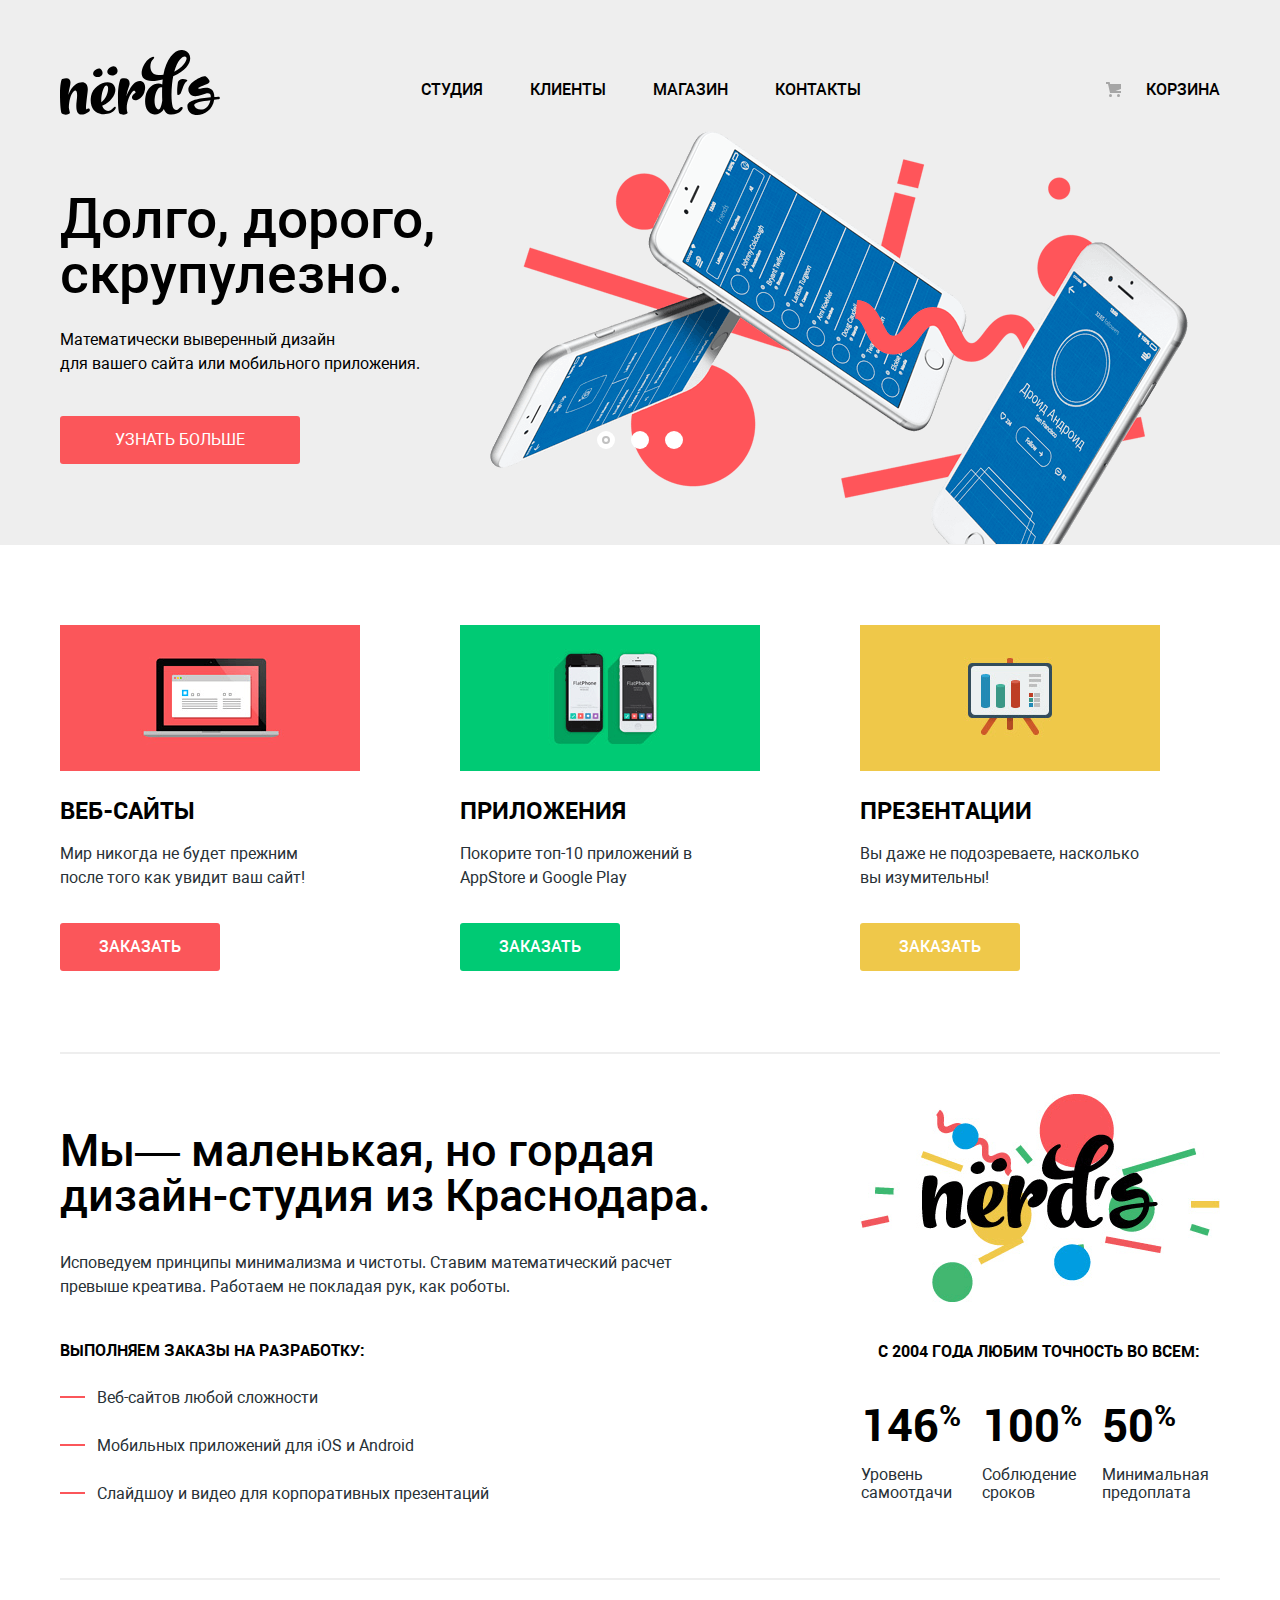
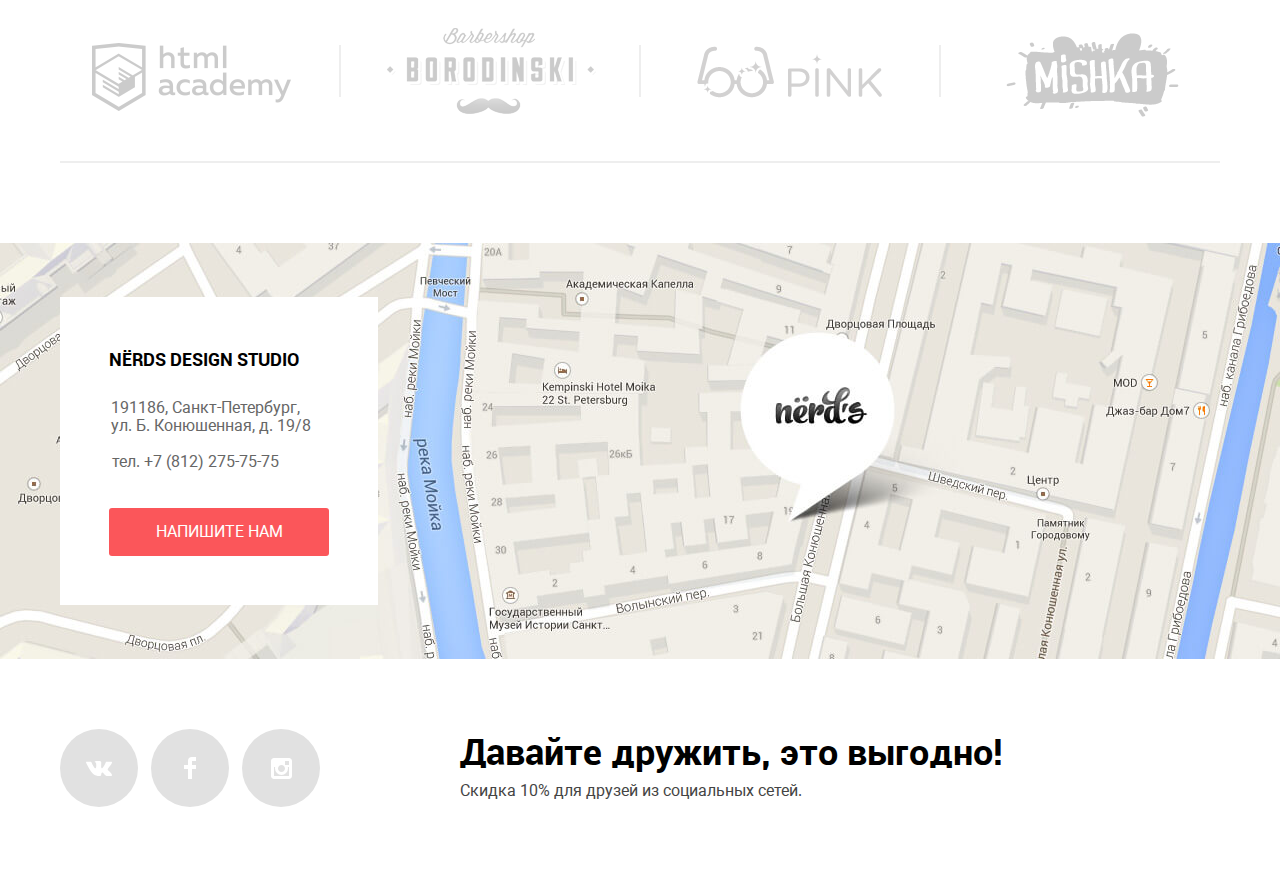
<file: index.html>
<!DOCTYPE html>
<html lang="ru">
  <head>
    <meta charset="utf-8">
    <title>Веб-студия Нёрдс</title>
    <link rel="stylesheet" href="css/normalize.css">
    <link rel="stylesheet" href="css/style.min.css">
  </head>

  <body>
    <header class="main-header">
      <div class="container">
        <nav class="main-navigation">
          <a class="main-header-logo">
            <img src="img/nerds-logo.svg" width="160" height="65" alt="Логотип веб-студии Нёрдс">    
          </a>
          <ul class="site-navigation">
            <li><a href="studio.html">Студия</a></li>
            <li><a href="customers.html">Клиенты</a></li>
            <li><a href="catalog.html">Магазин</a></li>
            <li><a href="contacts.html">Контакты</a></li>    
          </ul>
          <p class="cart">
            <a href="cart.html">Корзина</a>   
          </p>
        </nav>
      </div>
    </header>

    <main>
      <section class="slider">
        <div class="container">
          <h2 class="visually-hidden">Преимущества</h2>
          <input class="visually-hidden slider-product-1" type="radio" id="product-1" name="toggle" checked>
          <input class="visually-hidden slider-product-2" type="radio" id="product-2" name="toggle">
          <input class="visually-hidden slider-product-3" type="radio" id="product-3" name="toggle">
          <div class="slider-controls">
            <label class="slider-controls-item slider-controls-item--1" for="product-1">Первый</label>
            <label class="slider-controls-item slider-controls-item--2" for="product-2">Второй</label>
            <label class="slider-controls-item slider-controls-item--3" for="product-3">Третий</label>
          </div>
          <ul class="slider-list">
            <li class="slider-item">
              <h3>Долго, дорого,<br> скрупулезно.</h3>
              <p>Математически выверенный дизайн<br> для вашего сайта или мобильного приложения.</p>
              <a class="slider-item-button button" href="#">Узнать больше</a>
            </li>
            <li class="slider-item">
              <h3>Любим математику как никто другой</h3>
              <p>Никакого креатива, только математические формулы для расчета идеальных пропорций.</p>
              <a class="slider-item-button button" href="#">Узнать больше</a>
            </li>
            <li class="slider-item">
              <h3>Только ночь,<br> только хардкор</h3>
              <p>Работать днем, как все? Мы против этого.<br> Ближе к полуночи работа только начинается.</p>
              <a class="slider-item-button button" href="#">Узнать больше</a>
            </li>
          </ul>  
        </div>
      </section>

      <div class="container">
        <section class="service">
          <h2 class="visually-hidden">Услуги</h2>
          <ul class="service-list">
            <li class="service-item">
              <img class="service-img service-img-site" src="img/service-icon-1.png" alt="Разработка веб-сайтов студией Нёрдс" width="300" height="146">
              <h3 class="service-title">Веб-сайты</h3>            
              <p class="service-text">Мир никогда не будет прежним после того как увидит ваш сайт!</p>
              <a class="button button-site" href="#">Заказать</a>    
            </li>
            <li class="service-item">
              <img class="service-img service-img-application" src="img/service-icon-2.png" alt="Разработка веб-приложений студией Нёрдс" width="300" height="146">
              <h3 class="service-title">Приложения</h3>
              <p class="service-text">Покорите топ-10 приложений в AppStore и Google Play</p>
              <a class="button button-application" href="#">Заказать</a>    
            </li>
            <li class="service-item">
              <img class="service-img service-img-presentation" src="img/service-icon-3.png" alt="Разработка презентаций студией Нёрдс" width="300" height="146">
              <h3 class="service-title">Презентации</h3>
              <p class="service-text">Вы даже не подозреваете, насколько вы изумительны!</p>
              <a class="button button-presentation" href="#">Заказать</a> 
            </li>
          </ul>
        </section>
      </div>
      
      <div class="container">
        <section class="about">      
          <h2 class="visually-hidden">О веб-студии Нёрдс</h2>
          <div class="about-wrapper">
            <section class="about-features">
              <p class="about-features-text">Мы&#x2015; маленькая, но&nbsp;гордая дизайн-студия из&nbsp;Краснодара.</p>
              <p class="about-features-description">Исповедуем принципы минимализма и чистоты. Ставим математический расчет превыше креатива. Работаем не покладая рук, как роботы.</p>
              <h3 class="about-features-title">Выполняем заказы на&nbsp;разработку:</h3>
              <ul class="about-features-list">
                <li class="about-features-item">Веб-сайтов любой сложности</li>
                <li class="about-features-item">Мобильных приложений для iOS и Android</li>
                <li class="about-features-item">Слайдшоу и видео для корпоративных презентаций</li>
              </ul>
            </section>
            <section class="about-content">
              <h3 class="visually-hidden">О студии в цифрах</h3>
              <img class="about-content-logo" src="img/nerds-logo.png" width="360" height="208" alt="Логотип веб-студии Нёрдс">
              <p class="about-features-title">С&nbsp;2004 года любим точность во&nbsp;всем:</p>
              <table class="about-table">
                <tr class="table-row">
                  <td>146<sup>%</sup></td>
                  <td>100<sup>%</sup></td>
                  <td>50<sup>%</sup></td>
                </tr>
                <tr class="table-row">
                  <td>Уровень самоотдачи</td>
                  <td>Соблюдение сроков</td>
                  <td>Минимальная предоплата</td>
                </tr>
              </table>
            </section>
          </div>
        </section>
      </div>

      <div class="container">
        <section class="customers">      
          <h2 class="visually-hidden">Клиенты</h2>
          <ul class="customers-list">
            <li class="customers-logo logo-1">
              <a href="https://htmlacademy.ru/intensive/htmlcss">
                <img class="customers-item" src="img/logo-1.png" width="199" height="68" alt="Логотип компании HTML Academy">
              </a>    
            </li>
            <li class="customers-logo logo-2">
              <a href="#">
                <img class="customers-item" src="img/logo-2.png" width="209" height="90" alt="Логотип компании Барбершоп «Бородинский»">
              </a>    
            </li>
            <li class="customers-logo logo-3">
              <a href="#">
                <img class="customers-item" src="img/logo-3.png" width="185" height="52" alt="Логотип компании Pink">
              </a>    
            </li>
            <li class="customers-logo logo-4">
              <a href="#">
                <img class="customers-item" src="img/logo-4.png" width="173" height="84" alt="Логотип компании Mishka">
              </a>    
            </li>
          </ul>
        </section>
      </div>
    </main>

    <footer class="main-footer">
      <div class="footer-map">
        <iframe class="iframe" src="https://www.google.com/maps/embed?pb=!1m18!1m12!1m3!1d1998.5697910742501!2d30.320685403847936!3d59.939280556125574!2m3!1f0!2f0!3f0!3m2!1i1024!2i768!4f13.1!3m3!1m2!1s0x4696310fca5ba729%3A0xea9c53d4493c879f!2z0JHQvtC70YzRiNCw0Y8g0JrQvtC90Y7RiNC10L3QvdCw0Y8g0YPQuy4sIDE5LCDQodCw0L3QutGCLdCf0LXRgtC10YDQsdGD0YDQsywgMTkxMTg2!5e0!3m2!1sru!2sru!4v1512384106609" height="416" style="border:0" allowfullscreen></iframe>
        <div class="container footer-container">
          <section class="footer-contacts">
            <h2 class="visually-hidden">Контакты</h2>
            <div class="footer-adress">
              <h3 class="footer-title">Nёrds design studio</h3>
              <p>
                191186, Санкт-Петербург,
                ул. Б. Конюшенная, д. 19/8
              </p>
              <p class="footer-phone">
                тел. +7 (812) 275-75-75
              </p>
              <a class="button footer-button-form" href="#">Напишите нам</a>
            </div>          
          </section>
        </div>
      </div>

      <section class="footer-social">
        <div class="container social-container">
          <h3 class="visually-hidden">Мы в социальных сетях</h3>
          <div class="footer-social-wrapper">
            <b>Давайте дружить, это выгодно!</b>
            <p>Скидка 10% для друзей из социальных сетей.</p> 
          </div>
            
          <ul class="footer-social-list">
            <li><a class="footer-social-icon" href="#"><span class="visually-hidden">Вконтакте</span>
              <svg class="active" xmlns="http://www.w3.org/2000/svg" width="26" height="15" viewBox="0 0 26 15"><path fill="#FFF" d="M16.138 11.51c.956-.309 2.18 2.04 3.483 2.939.978.681 1.727.534 1.727.534l3.473-.05s1.815-.112.957-1.554c-.071-.12-.503-1.069-2.585-3.022-2.177-2.043-1.882-1.712.739-5.244 1.597-2.153 2.236-3.468 2.036-4.028-.192-.539-1.365-.399-1.365-.399L20.69.713c-.381.001-.704.119-.851.515-.003.004-.621 1.666-1.445 3.079-1.741 2.989-2.436 3.148-2.724 2.961-.661-.433-.494-1.737-.494-2.664 0-2.897.432-4.105-.846-4.417-.427-.104-.739-.172-1.828-.182-1.392-.021-2.574 0-3.244.329-.445.223-.786.712-.579.74.26.035.843.16 1.155.586.401.552.389 1.789.389 1.789s.229 3.411-.54 3.834c-.528.29-1.25-.302-2.803-3.016-.793-1.388-1.392-2.922-1.392-2.922s-.116-.285-.326-.441c-.25-.185-.6-.244-.6-.244L.848.684S.29.7.085.946c-.182.218-.015.668-.015.668s2.909 6.881 6.203 10.347c3.02 3.182 6.452 2.971 6.452 2.971h1.555s.469-.054.709-.312c.224-.24.214-.691.214-.691s-.031-2.109.935-2.419z"/></svg></a>
            </li>
            <li><a class="footer-social-icon" href="#"><span class="visually-hidden">Фэйсбук</span>
              <svg class="active" xmlns="http://www.w3.org/2000/svg" width="12" height="22" viewBox="0 0 12 22"><path fill="#FFF" d="M12 4V0H8a4 4 0 0 0-4 4v4H0v4h4v10h4V12h4V8H8V4h4z"/></svg></a>
            </li>
            <li><a class="footer-social-icon" href="#"><span class="visually-hidden">Инстаграм</span>
              <svg class="active" xmlns="http://www.w3.org/2000/svg" width="21" height="21" viewBox="0 0 21 21"><path fill="#FFF" d="M18 0H3C1.35 0 0 1.35 0 3v15c0 1.65 1.35 3 3 3h15c1.65 0 3-1.35 3-3V3c0-1.65-1.35-3-3-3zm-7.5 7c1.93 0 3.5 1.57 3.5 3.5S12.43 14 10.5 14 7 12.43 7 10.5 8.57 7 10.5 7zM18 18H3V9h1.181A6.504 6.504 0 0 0 4 10.5a6.5 6.5 0 1 0 13 0 6.45 6.45 0 0 0-.181-1.5H18v9zm0-11h-4V3h4v4z"/></svg></a>
            </li>
          </ul>
        </div> 
      </section>
    </footer>

    <section class="modal-contacts-form">
      <h2 class="modal-contacts-title">Напишите нам</h2>
      <form class="form-feedback" action="https://echo.htmlacademy.ru" method="post">
        <div class="form-container">
          <p class="form-item">
            <label for="field-name">Ваше имя:</label>
            <input id="field-name" type="text" name="login" placeholder="Представьтесь, пожалуйста">
          </p>
          <p class="form-item">
            <label for="field-email">Ваш e-mail:</label>
            <input id="field-email" type="email" name="email" placeholder="Для отправки ответа">
          </p>
          <p class="form-item">
            <label for="field-comment">Текст письма:</label>
            <textarea id="field-comment" name="comment" rows="5">В свободной форме</textarea>
          </p>
        </div>
        <button class="button" type="submit">Отправить</button>        
      </form>
      <button class="modal-close" type="button">Закрыть</button>
    </section>
    <script src="js/popup.min.js"></script>
  </body>
</html>
</file>
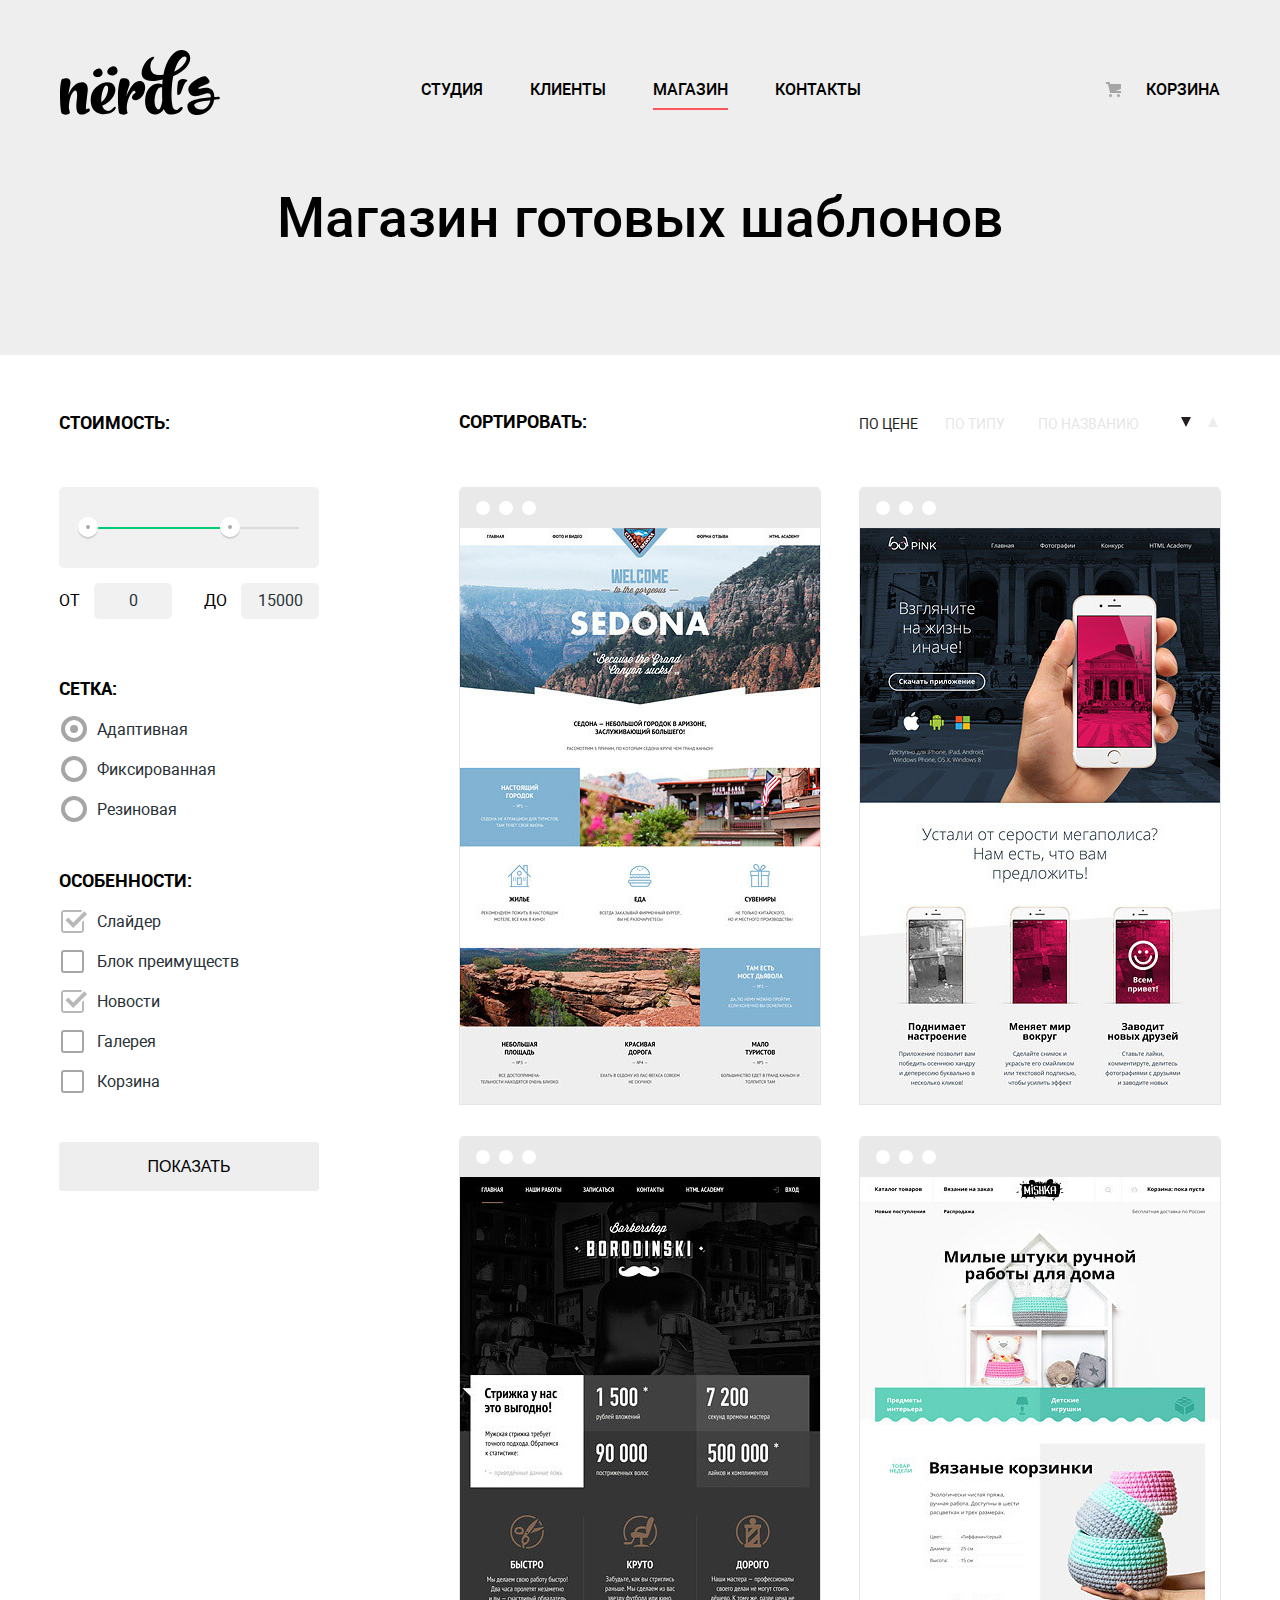
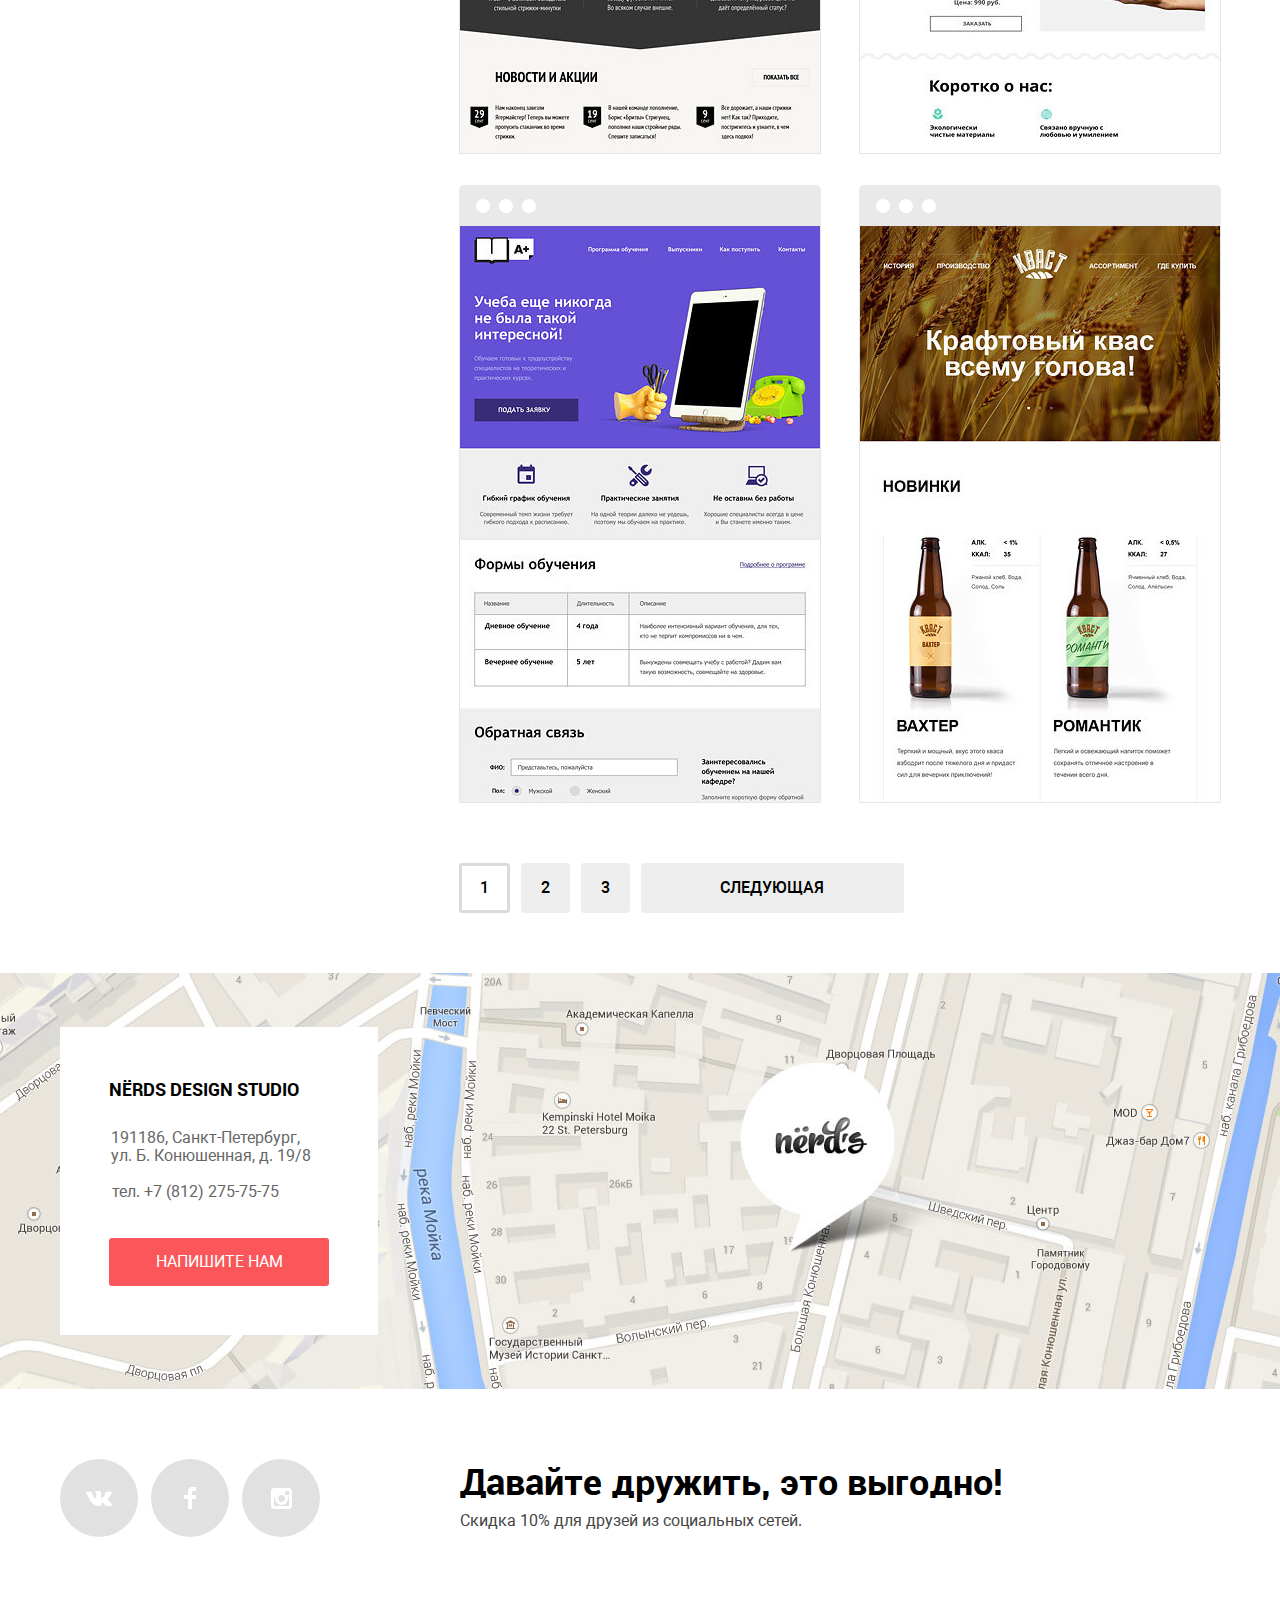
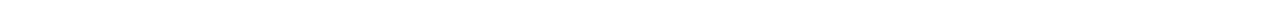
<file: catalog.html>
<!DOCTYPE html>
<html lang="ru">
  <head>
    <meta charset="utf-8">
    <title>Веб-студия Нёрдс</title>
    <link rel="stylesheet" href="css/normalize.css">
    <link rel="stylesheet" href="css/style.min.css">
  </head>

  <body class="inner-page">
    <header class="main-header">
      <div class="container">
        <nav class="main-navigation">
          <a class="main-header-logo" href="index.html">
            <img src="img/nerds-logo.svg" width="160" height="65" alt="Логотип веб-студии Нёрдс">
          </a>
          <ul class="site-navigation">
            <li><a href="studio.html">Студия</a></li>
            <li><a href="customers.html">Клиенты</a></li>
            <li><a class="site-navigation-current">Магазин</a></li>
            <li><a href="contacts.html">Контакты</a></li>
          </ul>
          <p class="cart">
            <a class="cart-link" href="cart.html">Корзина</a>
          </p>
        </nav>
      </div>
    </header>

    <main>
      <h1 class="catalog-page-title">Магазин готовых шаблонов</h1>
      <div class="container inner-page-wrapper">
        <section class="catalog-filters">
          <h2 class="visually-hidden">Фильтр для каталога</h2>
          <form class="filter-form" action="https://echo.htmlacademy.ru" method="get">
            <fieldset class="filter-item">
              <legend>Стоимость:</legend>
              <div class="range-filter">
                <div class="range-controls">
                  <div class="scale">
                    <div class="bar" style="margin-left: 3%; width: 65%"></div>
                  </div>
                  <div class="toggle toggle-min"></div>
                  <div class="toggle toggle-max"></div>
                </div>
                <div class="price-controls">
                  <label class="min-price">от <input name="min-price" type="text" value="0"></label>
                  <label class="max-price">до <input name="max-price" type="text" value="15000"></label>
                </div>
              </div>
            </fieldset>
            <fieldset class="filter-item filter-grid">
              <legend>Сетка:</legend>
              <ul>
                <li class="filter-form-option">                
                  <input class="visually-hidden filter-input filter-input-radio" id="field-adaptive" type="radio" name="grid" value="adaptive" checked>
                  <label for="field-adaptive">Адаптивная</label>
                </li>
                <li class="filter-form-option">                
                  <input class="visually-hidden filter-input filter-input-radio" id="field-fixed" type="radio" name="grid" value="fixed">
                  <label for="field-fixed">Фиксированная</label>
                </li>
                <li class="filter-form-option">                
                  <input class="visually-hidden filter-input filter-input-radio" id="field-stretshes" type="radio" name="grid" value="stretches">
                  <label for="field-stretshes">Резиновая</label> 
                </li>
              </ul> 
            </fieldset>
            <fieldset class="filter-item filter-features">
              <legend>Особенности:</legend>
              <ul>
                <li class="filter-form-option">                  
                  <input class="visually-hidden filter-input  filter-input-checkbox" id="field-slider" type="checkbox" name="slider" checked>
                  <label for="field-slider">Слайдер</label>
                </li>
                <li class="filter-form-option">
                  <input class="visually-hidden filter-input  filter-input-checkbox" id="field-features" type="checkbox" name="features">
                  <label for="field-features">Блок преимуществ</label>
                </li>
                <li class="filter-form-option">
                  <input class="visually-hidden filter-input  filter-input-checkbox" id="field-news" type="checkbox" name="news" checked>
                  <label for="field-news">Новости</label>
                </li>
                <li class="filter-form-option">
                  <input class="visually-hidden filter-input  filter-input-checkbox" id="field-gallery" type="checkbox" name="gallery">
                  <label for="field-gallery">Галерея</label>
                </li>
                <li class="filter-form-option">
                  <input class="visually-hidden filter-input  filter-input-checkbox" id="field-cart" type="checkbox" name="cart">
                  <label for="field-cart">Корзина</label>
                </li>
              </ul>   
            </fieldset>
            <button class="filter-form-button button" type="submit">Показать</button>
          </form>
        </section>

        <section class="catalog">
          <div class="catalog-sort">
            <p>Сортировать:</p>
            <ul class="sort-list">            
              <li class="sort-item">
                <a class="sort-cost sort-item-active" href="#">По цене</a>
              </li>
              <li class="sort-item">
                <a class="sort-type" href="#">По типу</a>
              </li>
              <li class="sort-item">
                <a class="sort-name" href="">По названию</a>
              </li>
            </ul>
            <ul class="sort-list-arrow">
              <li>
                <a class="sort-arrow-down arrow-active" href="">Стрелка вниз</a>
              </li>
              <li>
                <a class="sort-arrow-up" href="">Стрелка вверх</a>
              </li>
            </ul>
          </div>

          <section class="catalog-products">
            <h2 class="visually-hidden">Каталог</h2>
            <div class="catalog-products-wrapper">
              <article class="product">
                <div class="product-card">
                  <h3 class="product-title"><a href="#">Sedona</a></h3>
                  <p class="product-text">Информационный сайт для туристов</p>
                  <a class="button product-button" href="#">9 900 руб.</a>
                </div>
                <img src="img/sedona.jpg" width="360" height="576" alt="Фото сайта Сейдона">
              </article>
              <article class="product">
                <div class="product-card">
                  <h3 class="product-title"><a href="#">Pink App</a></h3>
                  <p class="product-text">Продуктовый ленгдинг приложения для iOS и Android</p>
                  <a class="button product-button" href="#">9 900 руб.</a>
                </div>
                <img src="img/pink.jpg" width="360" height="576" alt="Фото сайта Pink">
              </article>
              <article class="product">
                <div class="product-card">
                  <h3 class="product-title"><a href="#">Barbershop</a></h3>
                  <p class="product-text">Сайт салоны красоты. Для мужчин, да.</p>
                  <a class="button product-button" href="#">9 900 руб.</a>
                </div>
                <img src="img/barbershop.jpg" width="360" height="576" alt="Фото сайта Барбершоп Бородинский">
              </article>
              <article class="product">
                <div class="product-card">
                  <h3 class="product-title"><a href="#">Mishka</a></h3>
                  <p class="product-text">Интернет-магазин вязаных игрушек</p>
                  <a class="button product-button" href="#">9 900 руб.</a>
                </div>
                <img src="img/mishka.jpg" width="360" height="576" alt="Фото сайта Mishka">
              </article>
              <article class="product">
                <div class="product-card">
                  <h3 class="product-title"><a href="#">A plus</a></h3>
                  <p class="product-text">Лендинг курсов повышения квалификации</p>
                  <a class="button product-button" href="#">9 900 руб.</a>
                </div>
                <img src="img/aplus.jpg" width="360" height="576" alt="Фото сайта A-plus">
              </article>
              <article class="product">
                <div class="product-card">
                  <h3 class="product-title"><a href="#">Кваст</a></h3>
                  <p class="product-text">Промо-сайт производителя крафтового кваса</p>
                  <a class="button product-button" href="#">9 900 руб.</a>
                </div>
                <img src="img/kvast.jpg" width="360" height="576" alt="Фото сайта Кваст">
              </article>
            </div>
            <ul class="product-pagination">
              <li class="pagination-item"><a class="pagination-current">1</a></li>
              <li class="pagination-item"><a href="#">2</a></li>
              <li class="pagination-item"><a href="#">3</a></li>
              <li class="pagination-item"><a href="#">Следующая</a></li>
            </ul>
          </section>
        </section>
      </div>
    </main>

    <footer class="main-footer footer-inner">
      <div class="footer-map">
        <iframe class="iframe" src="https://www.google.com/maps/embed?pb=!1m18!1m12!1m3!1d1998.5697910742501!2d30.320685403847936!3d59.939280556125574!2m3!1f0!2f0!3f0!3m2!1i1024!2i768!4f13.1!3m3!1m2!1s0x4696310fca5ba729%3A0xea9c53d4493c879f!2z0JHQvtC70YzRiNCw0Y8g0JrQvtC90Y7RiNC10L3QvdCw0Y8g0YPQuy4sIDE5LCDQodCw0L3QutGCLdCf0LXRgtC10YDQsdGD0YDQsywgMTkxMTg2!5e0!3m2!1sru!2sru!4v1512384106609" height="416" style="border:0" allowfullscreen></iframe>
        <div class="container footer-container">
          <section class="footer-contacts">
            <h2 class="visually-hidden">Контакты</h2>
            <div class="footer-adress">
              <h3 class="footer-title">Nёrds design studio</h3>
              <p>
                191186, Санкт-Петербург,
                ул. Б. Конюшенная, д. 19/8
              </p>
              <p class="footer-phone">
                тел. +7 (812) 275-75-75
              </p>
              <a class="button footer-button-form" href="#">Напишите нам</a>
            </div>          
          </section>
        </div>
      </div>

      <section class="footer-social">
        <div class="container social-container">
          <h3 class="visually-hidden">Мы в социальных сетях</h3>
          <div class="footer-social-wrapper">
            <b>Давайте дружить, это выгодно!</b>
            <p>Скидка 10% для друзей из социальных сетей.</p> 
          </div>
            
          <ul class="footer-social-list">
            <li><a class="footer-social-icon" href="#"><span class="visually-hidden">Вконтакте</span>
              <svg class="active" xmlns="http://www.w3.org/2000/svg" width="26" height="15" viewBox="0 0 26 15"><path fill="#FFF" d="M16.138 11.51c.956-.309 2.18 2.04 3.483 2.939.978.681 1.727.534 1.727.534l3.473-.05s1.815-.112.957-1.554c-.071-.12-.503-1.069-2.585-3.022-2.177-2.043-1.882-1.712.739-5.244 1.597-2.153 2.236-3.468 2.036-4.028-.192-.539-1.365-.399-1.365-.399L20.69.713c-.381.001-.704.119-.851.515-.003.004-.621 1.666-1.445 3.079-1.741 2.989-2.436 3.148-2.724 2.961-.661-.433-.494-1.737-.494-2.664 0-2.897.432-4.105-.846-4.417-.427-.104-.739-.172-1.828-.182-1.392-.021-2.574 0-3.244.329-.445.223-.786.712-.579.74.26.035.843.16 1.155.586.401.552.389 1.789.389 1.789s.229 3.411-.54 3.834c-.528.29-1.25-.302-2.803-3.016-.793-1.388-1.392-2.922-1.392-2.922s-.116-.285-.326-.441c-.25-.185-.6-.244-.6-.244L.848.684S.29.7.085.946c-.182.218-.015.668-.015.668s2.909 6.881 6.203 10.347c3.02 3.182 6.452 2.971 6.452 2.971h1.555s.469-.054.709-.312c.224-.24.214-.691.214-.691s-.031-2.109.935-2.419z"/></svg></a>
            </li>
            <li><a class="footer-social-icon" href="#"><span class="visually-hidden">Фэйсбук</span>
              <svg class="active" xmlns="http://www.w3.org/2000/svg" width="12" height="22" viewBox="0 0 12 22"><path fill="#FFF" d="M12 4V0H8a4 4 0 0 0-4 4v4H0v4h4v10h4V12h4V8H8V4h4z"/></svg></a>
            </li>
            <li><a class="footer-social-icon" href="#"><span class="visually-hidden">Инстаграм</span>
              <svg class="active" xmlns="http://www.w3.org/2000/svg" width="21" height="21" viewBox="0 0 21 21"><path fill="#FFF" d="M18 0H3C1.35 0 0 1.35 0 3v15c0 1.65 1.35 3 3 3h15c1.65 0 3-1.35 3-3V3c0-1.65-1.35-3-3-3zm-7.5 7c1.93 0 3.5 1.57 3.5 3.5S12.43 14 10.5 14 7 12.43 7 10.5 8.57 7 10.5 7zM18 18H3V9h1.181A6.504 6.504 0 0 0 4 10.5a6.5 6.5 0 1 0 13 0 6.45 6.45 0 0 0-.181-1.5H18v9zm0-11h-4V3h4v4z"/></svg></a>
            </li>
          </ul>
        </div> 
      </section>
    </footer>

    <section class="modal-contacts-form">
      <h2 class="modal-contacts-title">Напишите нам</h2>
      <form class="form-feedback" action="https://echo.htmlacademy.ru" method="post">
        <div class="form-container">
          <p class="form-item">
            <label for="field-name">Ваше имя:</label>
            <input id="field-name" type="text" name="login" placeholder="Представьтесь, пожалуйста">
          </p>
          <p class="form-item">
            <label for="field-email">Ваш e-mail:</label>
            <input id="field-email" type="email" name="email" placeholder="Для отправки ответа">
          </p>
          <p class="form-item">
            <label for="field-comment">Текст письма:</label>
            <textarea id="field-comment" name="comment" rows="5">В свободной форме</textarea>
          </p>
        </div>
        <button class="button" type="submit">Отправить</button>        
      </form>
      <button class="modal-close" type="button">Закрыть</button>
    </section>

    <script src="js/popup.min.js"></script>
  </body>
</html>
</file>
<file: css/style.min.css>
@font-face{font-family:"Roboto";font-style:normal;font-weight:normal;src:url("../fonts/roboto.woff2") format("woff2"), url("../fonts/roboto.woff") format("woff")}@font-face{font-family:"Roboto";font-style:normal;font-weight:bold;src:url("../fonts/robotobold.woff2") format("woff2"), url("../fonts/robotobold.woff") format("woff")}@font-face{font-family:"Roboto";font-style:normal;font-weight:500;src:url("../fonts/robotomedium.woff2") format("woff2"), url("../fonts/robotomedium.woff") format("woff")}html,body{min-width:1200px;min-height:2476px;margin:0;padding:0;font-family:"Roboto", "Arial", sans-serif;font-size:16px;line-height:24px;color:#000000;background-color:#ffffff}a{text-decoration:none;text-transform:uppercase}img{max-width:100%;height:auto}.visually-hidden:not(:focus):not(:active),input[type="checkbox"].visually-hidden,input[type="radio"].visually-hedden{position:absolute;width:1px;height:1px;margin:-1px;padding:0;border:0;white-space:nowrap;-webkit-clip-path:inset(100%);clip-path:inset(100%);clip:rect(0, 0, 0, 0);overflow:hidden}.main-header{padding-top:50px;background-color:#eeeeee}.container{width:1160px;margin:0 auto;padding:0 20px}.main-navigation{display:-webkit-box;display:-ms-flexbox;display:flex;font-weight:500;font-size:16px;line-height:30px;color:#000000}.main-header-logo{width:160px;height:65px}.main-header-logo:hover,.main-header-logo:focus{opacity:0.8}.main-header-logo:active{opacity:0.3}.site-navigation{display:-webkit-box;display:-ms-flexbox;display:flex;-ms-flex-wrap:wrap;flex-wrap:wrap;-webkit-box-pack:start;-ms-flex-pack:start;justify-content:flex-start;width:560px;margin:0;padding:0;margin-left:177px;list-style:none}.site-navigation li{padding-left:24px;padding-right:12px;margin-right:11px}.site-navigation a{display:block;padding:25px;padding-right:0px;padding-left:0px;padding-bottom:3px;font-weight:500;color:#000000}.site-navigation a:hover,.site-navigation a:focus,.cart a:hover,.cart a:focus{color:#fb565a}.site-navigation a:active,.cart a:active{color:rgba(0, 0, 0, 0.3)}.cart{display:-webkit-box;display:-ms-flexbox;display:flex;-webkit-box-pack:end;-ms-flex-pack:end;justify-content:flex-end;max-width:160px;margin:0;padding:0;padding-bottom:6px;margin-left:auto}.cart a{display:block;position:relative;padding-top:25px;padding-left:45px;padding-right:0;padding-bottom:3px;margin-right:0;font-weight:500;color:#000000}.cart a::before{content:"";position:absolute;top:32px;left:5px;width:17px;height:19px;background-image:url("../img/cart-icon.svg");background-repeat:no-repeat;background-position:0 0}.site-navigation-current{border-bottom:2px solid #fb565a}.slider{position:relative;background-color:#eeeeee}.visually-hidden{position:absolute;width:1px;height:1px;clip:rect(0, 0, 0, 0)}.slider-controls{position:absolute;left:50%;bottom:104px;z-index:100;width:160px;height:18px;text-align:center;font-size:0;-webkit-transform:translateX(-50%);-ms-transform:translateX(-50%);transform:translateX(-50%)}.slider-controls label{display:inline-block;vertical-align:top;position:relative;top:1px;left:0px;width:18px;height:18px;padding:8px;border-radius:50%;cursor:pointer}.slider-controls label::after{content:"";position:absolute;top:7px;left:8px;z-index:1;width:18px;height:18px;background:#ffffff;border-radius:50%}.slider-list{margin:0;padding:0;list-style:none}.slider-item{display:none;padding:74px 0 81px 0}.slider-item:nth-child(1){background-image:url("../img/slide1.png");background-repeat:no-repeat;background-position:93% 16px}.slider-item:nth-child(2){background-image:url("../img/slide2.png");background-repeat:no-repeat;background-position:100% 0}.slider-item:nth-child(3){background-image:url("../img/slide3.png");background-repeat:no-repeat;background-position:100% 20px}.slider-product-1:checked ~ .slider-list .slider-item:nth-child(1){display:block}.slider-product-2:checked ~ .slider-list .slider-item:nth-child(2){display:block}.slider-product-3:checked ~ .slider-list .slider-item:nth-child(3){display:block}.slider-product-1:checked ~ .slider-controls .slider-controls-item--1::before,.slider-product-2:checked ~ .slider-controls .slider-controls-item--2::before,.slider-product-3:checked ~ .slider-controls .slider-controls-item--3::before{content:"";position:absolute;left:50%;top:48%;z-index:2;width:4px;height:4px;margin:-4px;background-color:inherit;border:2px solid #c1c1c1;border-radius:50%}.slider-item h3{max-width:600px;padding-top:3px;margin:0;margin-bottom:26px;font-size:55px;line-height:55px;font-weight:500}.slider-item p{max-width:430px;margin:0;margin-bottom:40px}.button{display:block;width:240px;padding:15px 0;font-size:16px;line-height:18px;color:#ffffff;text-transform:uppercase;text-align:center;text-decoration:none;background-color:#fb565a;border-radius:3px;border:none}.button:hover,.button:focus{background-color:#e74246}.button:active{background-color:#d7373b;color:rgba(255, 255, 255, 0.3);-webkit-box-shadow:0 3px rgba(0, 0, 0, 0.1) inset;box-shadow:0 3px rgba(0, 0, 0, 0.1) inset}.service{padding-top:80px;padding-bottom:81px;border-bottom:2px solid #eeeeee}.service-list{display:-webkit-box;display:-ms-flexbox;display:flex;margin:0;padding:0;list-style:none}.service-item{-ms-flex-negative:0;flex-shrink:0;width:300px;margin-right:100px;text-align:left}.servece-item:last-child{margin-right:0}.service-item .service-img{margin-bottom:18px}.service-item .service-title{margin:0;padding:0;margin-bottom:16px;font-size:24px;line-height:30px;font-weight:bold;text-transform:uppercase}.service-item .service-text{margin-bottom:33px;padding-right:20px;color:#283136}.service-item .button{line-height:18px;font-weight:500;color:#ffffff}.service-item .button-site{width:160px;background-color:#fb565a}.service-item .button-site:hover,.service-item .button-site:focus{background-color:#e74246}.service-item .button-site:active{color:rgba(255, 255, 255, 0.3);background-color:#d7373b}.service-item .button-application{width:160px;background-color:#00ca74}.service-item .button-application:hover,.service-item .button-application:focus{background-color:#00bc6c}.service-item .button-application:active{color:rgba(255, 255, 255, 0.3);background-color:#00aa62}.service-item .button-presentation{width:160px;background-color:#efc84a}.service-item .button-presentation:hover,.service-item .button-presentation:focus{background-color:#eab534}.service-item .button-presentation:active{color:rgba(255, 255, 255, 0.3);background-color:#e5a722}.about{padding-top:40px;padding-bottom:48px;border-bottom:2px solid #eeeeee}.about-wrapper{display:-webkit-box;display:-ms-flexbox;display:flex;-webkit-box-pack:justify;-ms-flex-pack:justify;justify-content:space-between}.about-features{width:660px}.about-features .about-features-text{margin:0;padding:0;margin-top:34px;margin-bottom:33px;font-weight:500;font-size:45px;line-height:45px}.about-features .about-features-description{margin:0;padding:0;margin-bottom:39px;color:#283136}.about-features .about-features-title{margin:0;padding:0;margin-bottom:24px;font-size:16px;font-weight:bold;text-transform:uppercase}.about-features .about-features-list{margin:0;padding:0;list-style:none}.about-features-list .about-features-item{position:relative;padding-left:37px;margin-bottom:24px;color:#283136}.about-features-list .about-features-item::before{content:"";position:absolute;top:10px;left:0px;width:25px;height:2px;background-color:#fb565a}.about-content{width:400px}.about-content-logo{margin-bottom:30px;margin-left:40px}.about-content .about-features-title{margin:0;padding:0;margin-bottom:25px;margin-left:58px;font-size:16px;line-height:24px;font-weight:bold;text-transform:uppercase}.about-table{margin-left:38px;text-align:left}.table-row:first-child td{padding-top:24px;padding-bottom:12px;padding-right:16px;font-size:45px;font-weight:bold}.table-row:last-child td{padding-top:5px;padding-bottom:5px;padding-right:5px;font-size:16px;line-height:18px;color:#283136}.about-table sup{font-size:30px;line-height:33px}.customers{padding-top:30px;padding-bottom:25px;border-bottom:2px solid #eeeeee}.customers-list{display:-webkit-box;display:-ms-flexbox;display:flex;-ms-flex-wrap:wrap;flex-wrap:wrap;-webkit-box-pack:justify;-ms-flex-pack:justify;justify-content:space-between;-webkit-box-align:center;-ms-flex-align:center;align-items:center;margin:0;padding:0;list-style:none}.customers-logo{position:relative;width:209px;height:90px}.customers-list .logo-1{padding-top:30px;padding-left:32px}.customers-list .logo-2{padding-top:0px;padding-left:18px}.customers-list .logo-3{padding-top:36px;padding-left:33px}.customers-list .logo-4{padding-top:10px;padding-left:32px;padding-right:5px}.customers-list .logo-2::after{content:"";position:absolute;top:17px;right:255px;width:2px;height:52px;background-color:#eeeeee}.customers-list .logo-3::after{content:"";position:absolute;top:35px;right:265px;width:2px;height:52px;background-color:#eeeeee}.customers-list .logo-4::after{content:"";position:absolute;top:22px;right:279px;width:2px;height:52px;background-color:#eeeeee}.customers-logo:first-child::after{display:none}.customers-item{opacity:0.2}.customers-item:hover,.customers-item:focus{opacity:1}.customers-item:active{opacity:0.1}.catalog-page-title{margin:0;padding:0;padding-top:76px;padding-bottom:109px;font-size:55px;line-height:55px;font-weight:500;text-align:center;background-color:#eeeeee}.inner-page-wrapper{display:-webkit-box;display:-ms-flexbox;display:flex;-webkit-box-pack:justify;-ms-flex-pack:justify;justify-content:space-between;padding-top:52px;padding-left:18px}.inner-page-wrapper .catalog-filters{width:300px;padding-top:1px}.inner-page-wrapper .catalog{width:760px}.filter-item{margin:0;padding:0;margin-bottom:48px;border:none}.filter .filter-item:first-child{margin-bottom:55px}.range-filter{width:260px;margin-top:30px;margin-bottom:7px}.filter-item legend{font-size:18px;line-height:30px;text-transform:uppercase;font-weight:700}.range-controls{position:relative;height:41px;margin-bottom:15px;padding-top:40px;padding-right:20px;padding-left:20px;background-color:#f1f1f1;border-radius:5px}.range-controls .scale{height:2px;background:#d7dcde}.range-controls .bar{width:70%;height:2px;background:#00ca74}.range-controls .toggle{position:absolute;top:30px;left:0;width:4px;height:4px;padding:0;border:8px solid #ffffff;border-radius:50%;background-color:#ababab;-webkit-box-shadow:0 2px 1px 0 #cfcfcf;box-shadow:0 2px 1px 0 #cfcfcf;cursor:pointer}.range-controls .toggle-min{left:19px}.range-controls .toggle-max{left:161px}.price-controls{font-size:0}.price-controls label{display:inline-block;vertical-align:middle;width:50%;font-size:16px;text-transform:uppercase}.price-controls input{width:60px;padding:9px 9px;margin-left:10px;font-family:Roboto, Arial, sans-serif;font-size:16px;text-align:center;color:#283136;border:none;border-radius:5px;background:#f1f1f1}.max-price{text-align:right}.filter-form legend{margin-bottom:19px;font-size:18px;line-height:30px;font-weight:bold;text-transform:uppercase}.filter-form .filter-grid{margin-bottom:23px}.filter-form .filter-features{margin-bottom:27px}.filter-form ul{padding:0;margin:0;list-style:none}.filter-form-option{margin-bottom:23px;margin-top:-3px;padding-left:38px}.filter-form-option label{position:relative;display:block;cursor:pointer;-webkit-user-select:none;-moz-user-select:none;-ms-user-select:none;user-select:none}.filter-input + label{font:inherit;line-height:20px;color:#283136}.filter-input:hover + label,.filter-input:focus + label{color:#000000}.filter-input:disabled + label{color:#283136;opacity:0.3}.filter-input-checkbox + label::before{content:"";position:absolute;left:-36px;top:-2px;width:19px;height:19px;border:2px solid #a6a6a6;border-radius:3px}.filter-input-checkbox:hover + label::before,.filter-input-checkbox:focus + label::before{border:2px solid #000000}.filter-input-checkbox:disabled::before{border:2px solid rgba(237, 237, 237, 0.1)}.filter-input-checkbox:checked + label::before{border:2px solid transparent}.filter-input-checkbox:checked + label::after{content:"";position:absolute;top:-3px;left:-37px;width:27px;height:24px;background-image:url("../img/checkbox.svg");background-repeat:no-repeat;background-position:1px 1px}.filter-input-radio + label::before{content:"";position:absolute;top:-4px;left:-36px;width:18px;height:18px;border:4px solid #a6a6a6;border-radius:50%}.filter-input-checkbox:checked:hover + label::after{background-image:url("../img/checkbox-on.svg");background-repeat:no-repeat;background-position:1px 1px}.filter-input-radio:hover + label::before,.filter-input-radio:focus + label::before{border:4px solid #4d4d4d}.filter-input-radio:disabled::before{border:4px solid rgba(237, 237, 237, 0.1)}.filter-input-radio:checked + label::after{content:"";position:absolute;top:5px;left:-27px;width:8px;height:8px;background-color:#a6a6a6;border-radius:50%}.filter-input-radio:hover + label::after,.filter-input-radio:focus + label::after{background-color:#4d4d4d}.filter-input-radio:disabled + label::after{background-color:rgba(237, 237, 237, 0.1)}.filter-form .filter-form-button{width:260px;padding-top:16px;font-weight:500;line-height:18px;text-transform:uppercase;color:#000000;background-color:#eeeeee;outline:none}.filter-form .filter-form-button:hover,.filter-form .filter-form-button:focus{background-color:#dfdfdf}.filter-form .filter-form-button:active{color:rgba(0, 0, 0, 0.3);background-color:#d5d5d5;-webkit-box-shadow:0 3px rgba(0, 1, 1, 0.1) inset;box-shadow:0 3px rgba(0, 1, 1, 0.1) inset}.catalog .catalog-sort{display:-webkit-box;display:-ms-flexbox;display:flex;-webkit-box-pack:start;-ms-flex-pack:start;justify-content:flex-start;-webkit-box-align:center;-ms-flex-align:center;align-items:center;margin-bottom:35px}.catalog-sort p{width:360px;margin:0;padding:0}.catalog-sort ul{margin:0;padding:0;list-style:none}.catalog-sort p{margin-right:40px;font-size:18px;line-height:18px;font-weight:bold;text-transform:uppercase}.catalog-sort .sort-list{display:-webkit-box;display:-ms-flexbox;display:flex;-ms-flex-wrap:wrap;flex-wrap:wrap;-webkit-box-pack:justify;-ms-flex-pack:justify;justify-content:space-between;-webkit-box-align:start;-ms-flex-align:start;align-items:flex-start;width:280px;margin-right:19px;padding-top:4px}.sort-item a{display:block;margin-top:2px;margin-bottom:2px;font-size:14px;line-height:18px;color:rgba(166, 166, 166, 0.3)}.sort-item .sort-cost{margin-right:13px}.catalog-sort .sort-type{margin-right:20px}.sort-item a:hover,.sort-item a:focus{color:rgba(166, 166, 166, 0.6)}.sort-item a:active{color:#231f20}.sort-item .sort-item-active{color:#231f20}.sort-list-arrow{display:-webkit-box;display:-ms-flexbox;display:flex;-webkit-box-pack:end;-ms-flex-pack:end;justify-content:flex-end;-webkit-box-align:center;-ms-flex-align:center;align-items:center;width:60px}.sort-list-arrow li{position:relative;margin-left:17px}.sort-list-arrow a{font-size:0}.sort-arrow-down::before{content:"";position:absolute;top:10px;right:10px;width:0;height:0;border:20px solid #ededed;border-top-width:10px;border-left-width:5px;border-right-width:5px;border-bottom-width:0;border-right-color:transparent;border-left-color:transparent;cursor:pointer}.sort-arrow-up::before{content:"";position:absolute;bottom:9px;right:0;width:0;height:0;border:9px solid #ededed;border-top-width:0;border-bottom-width:10px;border-left-width:5px;border-right-width:5px;border-right-color:transparent;border-left-color:transparent;cursor:pointer}.sort-arrow-down:hover::before,.sort-arrow-down:focus::before{border-top-color:#a6a6a6}.sort-arrow-down:active::before{border-top-color:#231f20}.sort-arrow-up:hover::before,.sort-arrow-up:focus::before{border-bottom-color:#a6a6a6}.sort-arrow-up:active::before{border-bottom-color:#231f20}.sort-list-arrow .arrow-active::before{border-top-color:#231f20}.catalog-products-wrapper{display:-webkit-box;display:-ms-flexbox;display:flex;-webkit-box-pack:justify;-ms-flex-pack:justify;justify-content:space-between;-ms-flex-wrap:wrap;flex-wrap:wrap;-ms-flex-line-pack:justify;align-content:space-between;margin-bottom:45px}.catalog-products-wrapper .product{position:relative;width:360px;margin-top:56px;margin-bottom:8px}.product .product-card{display:none;position:absolute;bottom:8px;width:202px;padding:14px 80px 45px 80px;background-color:#eeeeee}.product .product-card:last-child{bottom:74px}.product-card .product-title{margin:0;padding:0;text-align:center}.product-title a{font-size:18px;line-height:30px;font-weight:bold;color:#000000}.product-card .product-text{margin-bottom:31px;text-align:center;line-height:18px;color:#666666}.product-card .product-button{width:200px}.product img{border:1px solid rgba(0, 1, 1, 0.1)}.product img:hover,.product img:focus{border:1px solid rgba(77, 77, 77, 0.1);-webkit-box-shadow:0px 6px 15px 0px rgba(0, 1, 1, 0.25);box-shadow:0px 6px 15px 0px rgba(0, 1, 1, 0.25)}.product:hover .product-card{display:block}.product::before{content:"";position:absolute;top:-40px;left:0;width:360px;height:40px;border-top-left-radius:5px;border-top-right-radius:5px;border:1px solid #e9e9e9;border-bottom:1px solid transparent;background-image:url("../img/browser - opacity.svg");background-repeat:no-repeat}.product:hover::before,.product:focus::before{background-image:url("../img/browser.svg");background-repeat:no-repeat}.product-pagination{display:-webkit-box;display:-ms-flexbox;display:flex;-ms-flex-wrap:wrap;flex-wrap:wrap;padding:0;margin:0;list-style:none}.pagination-item{margin-right:11px}.pagination-item:last-child{margin-right:0}.product-pagination a{display:block;padding:16px 20px;line-height:18px;font-weight:500;color:#000000;text-transform:uppercase;background-color:#eeeeee;border-radius:3px}.product-pagination a:hover,.product-pagination a:focus{background-color:#dfdfdf}.product-pagination a:active{color:rgba(0, 0, 0, 0.3);background-color:#d5d5d5;-webkit-box-shadow:0 3px rgba(0, 1, 1, 0.1) inset;box-shadow:0 3px rgba(0, 1, 1, 0.1) inset}.pagination-item:last-child a{padding-right:80px;padding-left:79px}.product-pagination .pagination-current{padding:13px 18px;color:#000000;background-color:#ffffff;border:3px solid #dbdbdb}.product-pagination .pagination-current:hover,.product-pagination .pagination-current:focus,.product-pagination .pagination-current:active{color:#000000;background-color:#ffffff;border:3px solid #dbdbdb}.main-footer{margin-top:80px}.footer-inner{margin-top:60px}.footer-map{position:relative;width:100%;height:416px;margin:0 auto;background-image:url("../img/map-marker.jpg");background-repeat:no-repeat;background-position:center 0}.footer-map .iframe{width:100%;frameborder:0}.footer-container{position:absolute;top:0;left:0;right:0}.footer-map .footer-contacts{padding-top:54px;padding-bottom:54px}.footer-contacts .footer-adress{width:220px;padding-top:48px;padding-left:49px;padding-right:49px;padding-bottom:49px;background-color:#ffffff}.footer-adress .footer-title{margin:0;padding:0;margin-bottom:24px;font-size:18px;line-height:30px;font-weight:bold;text-transform:uppercase}.footer-adress p{margin:0;padding:0;padding-left:2px;padding-right:15px;margin-bottom:18px;line-height:18px;color:#666666}.footer-adress .footer-phone{margin:0;padding:0;padding-left:3px;margin-bottom:37px}.footer-button-form{width:220px}.social-container{display:-webkit-box;display:-ms-flexbox;display:flex;-webkit-box-pack:justify;-ms-flex-pack:justify;justify-content:space-between;padding:70px 20px}.footer-social-wrapper{width:760px}.footer-social-list{display:-webkit-box;display:-ms-flexbox;display:flex;-webkit-box-pack:justify;-ms-flex-pack:justify;justify-content:space-between;-ms-flex-wrap:wrap;flex-wrap:wrap;-webkit-box-ordinal-group:0;-ms-flex-order:-1;order:-1;width:260px;margin:0;padding:0;list-style:none}.footer-social-icon{display:-webkit-box;display:-ms-flexbox;display:flex;-webkit-box-align:center;-ms-flex-align:center;align-items:center;-webkit-box-pack:center;-ms-flex-pack:center;justify-content:center;width:78px;height:78px;background-color:#e1e1e1;border-radius:50%}.footer-social-icon:hover,.footer-social-icon:focus{background-color:#e74246}.footer-social-icon:active{background-color:#d7373b;-webkit-box-shadow:0 3px rgba(0, 0, 0, 0.1) inset;box-shadow:0 3px rgba(0, 0, 0, 0.1) inset}.footer-social-icon:active{fill-opacity:0.3}.footer-social-wrapper b{display:block;margin-top:5px;margin-bottom:10px;font-size:36px;line-height:36px;font-weight:bold}.footer-social-wrapper p{margin:0;padding:0;line-height:22px;color:#444444}@-webkit-keyframes "modal"{0%{opacity:0;}70%{opacity:0.3;}90%{opacity:0.5;}100%{opacity:1;}}@keyframes "modal"{0%{opacity:0;}70%{opacity:0.3;}90%{opacity:0.5;}100%{opacity:1;}}@-webkit-keyframes "shake"{0%,100%{opacity:1;}10%,30%,50%,70%,90%{opacity:0.3;}20%,40%,60%,80%{opacity:0.7;}}@keyframes "shake"{0%,100%{opacity:1;}10%,30%,50%,70%,90%{opacity:0.3;}20%,40%,60%,80%{opacity:0.7;}}.modal-contacts-form{display:none;position:fixed;top:30px;left:50%;width:760px;padding:75px 100px 84px 100px;-webkit-transform:translateX(-50%);-ms-transform:translateX(-50%);transform:translateX(-50%);background-color:#ffffff;-webkit-box-shadow:0px 20px 40px rgba(0, 1, 1, 0.75);box-shadow:0px 20px 40px rgba(0, 1, 1, 0.75)}.modal-show{display:block;-webkit-animation:modal 0.6s;animation:modal 0.6s}.modal-error{-webkit-animation:shake 0.6s;animation:shake 0.6s}.modal-close{position:absolute;top:78px;right:90px;width:22px;height:22px;font-size:0;background-color:transparent;border:0;cursor:pointer;outline:none}.modal-close::before,.modal-close::after{content:"";position:absolute;top:10px;left:2px;width:19px;height:3px;background-color:#fecccd}.modal-close::before{-webkit-transform:rotate(45deg);-ms-transform:rotate(45deg);transform:rotate(45deg)}.modal-close::after{-webkit-transform:rotate(-45deg);-ms-transform:rotate(-45deg);transform:rotate(-45deg)}.modal-close:hover::before,.modal-close:hover::after,.modal-close:focus::before,.modal-close:focus::after{background-color:#fb565a}.modal-close:active::before,.modal-close:active::after{background-color:#ffeeee}.modal-contacts-form .modal-contacts-title{margin:0;padding:0;margin-bottom:49px;font-size:45px;line-height:45px;font-weight:500}.form-container{display:-webkit-box;display:-ms-flexbox;display:flex;-webkit-box-pack:justify;-ms-flex-pack:justify;justify-content:space-between;-ms-flex-wrap:wrap;flex-wrap:wrap}.form-container .form-item{margin:0;padding:0}.form-feedback input{width:327px;padding:15px 15px 13px 14px;margin-bottom:34px;font:inherit;line-height:18px;color:rgba(68, 68, 68, 0.5);background-color:transparent;border:2px solid #d7dcde;outline:none}.form-feedback input:hover{border:2px solid #b4b9bb}.form-feedback input:focus{border:2px solid #000000}.form-feedback input:disabled{color:#e74246;border:2px solid #e74246}.form-feedback textarea{width:730px;padding:13px;margin-bottom:45px;font:inherit;line-height:18px;color:rgba(68, 68, 68, 0.5);background-color:transparent;border:2px solid #d7dcde;outline:none;resize:none}.form-feedback textarea:hover{border:2px solid #b4b9bb}.form-feedback textarea:focus{border:2px solid #000000}.form-item label{display:block;margin-bottom:12px;font:inherit;line-height:18px;font-weight:bold;background-color:transparent}.form-feedback .button{font-weight:500;line-height:18px;text-transform:uppercase;border:none;outline:none}
</file>
